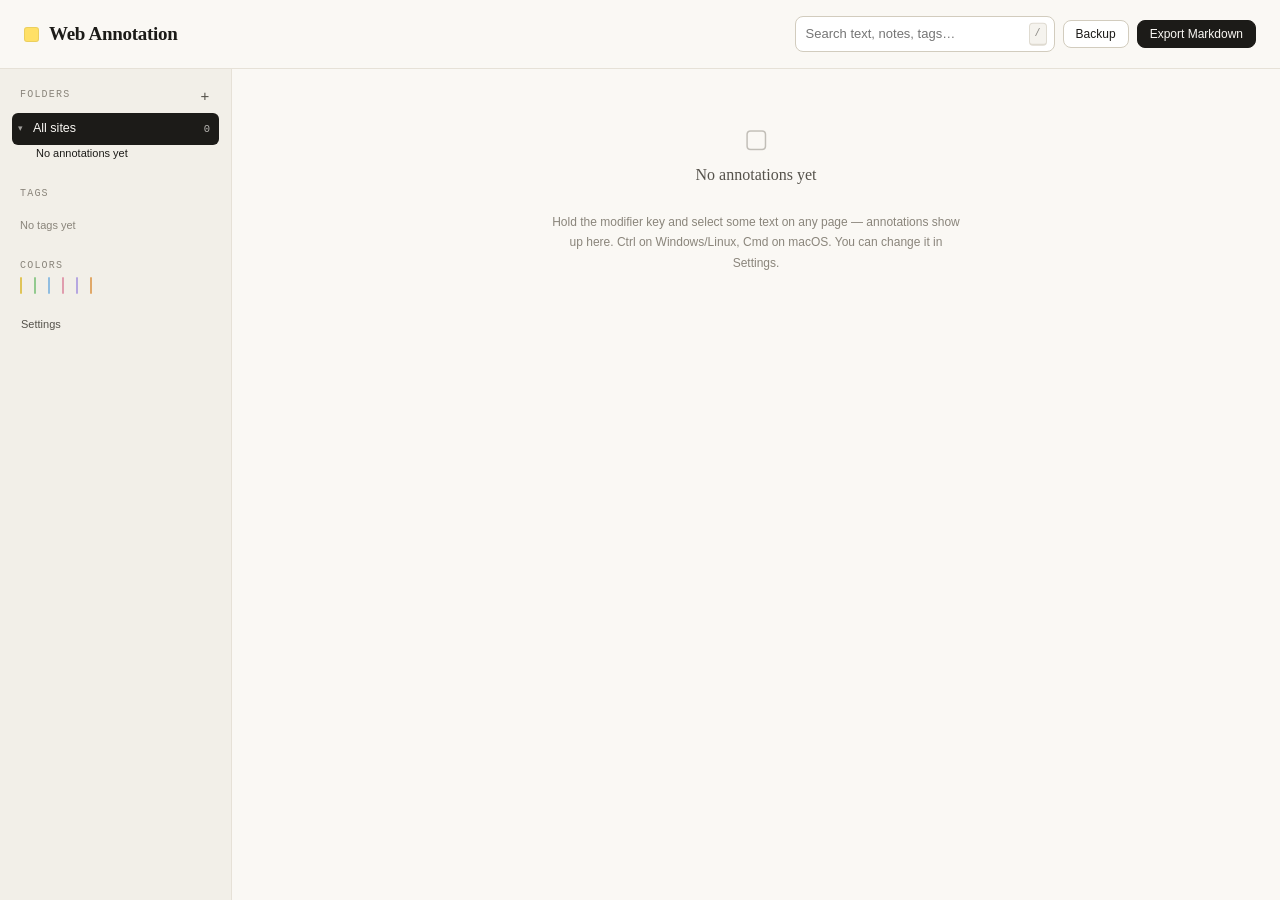
<file: manager/index.html>
<!doctype html>
<html lang="zh-CN">
<head>
  <meta charset="utf-8">
  <meta name="viewport" content="width=device-width, initial-scale=1">
  <title data-i18n="manager.title">网页标注</title>
  <link rel="stylesheet" href="../styles/app.css">
  <link rel="stylesheet" href="index.css">
</head>
<body>

<!-- ==================== 顶栏 ==================== -->
<header class="masthead">
  <div class="masthead-brand">
    <span class="masthead-mark" aria-hidden="true"></span>
    <h1 class="masthead-title" data-i18n="manager.title">网页标注</h1>
    <span class="masthead-count mono" id="total-count"></span>
  </div>

  <div class="masthead-tools">
    <div class="search">
      <input
        type="search"
        id="search"
        class="input search-input"
        data-i18n-placeholder="manager.searchPlaceholder" placeholder="搜索原文、备注、标签…"
        autocomplete="off"
        data-i18n-aria-label="manager.searchAria" aria-label="搜索标注">
      <span class="search-hint kbd">/</span>
    </div>

    <button type="button" class="btn" id="btn-backup" data-i18n="common.backup">备份</button>
    <button type="button" class="btn btn-primary" id="btn-export" data-i18n="manager.exportMarkdown">导出 Markdown</button>
  </div>
</header>

<!-- ==================== 主体 ==================== -->
<div class="shell">

  <!-- 左侧导航 -->
  <aside class="rail" aria-label="筛选" data-i18n-aria-label="manager.filters">
    <nav class="rail-section" aria-label="目录" data-i18n-aria-label="folder.title">
      <div class="rail-head">
        <div class="eyebrow rail-heading" data-i18n="folder.title">目录</div>
        <button
          type="button"
          class="rail-add"
          id="btn-new-folder"
          data-i18n-title="folder.new"
          data-i18n-aria-label="folder.new"
          title="新建目录"
          aria-label="新建目录">+</button>
      </div>
      <ul class="rail-list" id="folder-list"></ul>
    </nav>

    <nav class="rail-section" aria-label="按标签" data-i18n-aria-label="manager.tags">
      <div class="eyebrow rail-heading" data-i18n="manager.tags">标签</div>
      <div class="tag-cloud" id="tag-cloud"></div>
      <p class="rail-empty muted hidden" id="tag-empty" data-i18n="manager.noTags">还没有用过标签</p>
    </nav>

    <nav class="rail-section" aria-label="按颜色" data-i18n-aria-label="manager.colors">
      <div class="eyebrow rail-heading" data-i18n="manager.colors">颜色</div>
      <div class="color-filter" id="color-filter"></div>
    </nav>

    <div class="rail-foot">
      <button type="button" class="btn btn-quiet btn-sm" id="btn-options" data-i18n="common.settings">设置</button>
    </div>
  </aside>

  <!-- 内容区 -->
  <main class="content" id="content" tabindex="-1">
    <div class="filter-bar hidden" id="filter-bar">
      <span class="filter-summary" id="filter-summary"></span>
      <div class="row">
        <button type="button" class="btn btn-quiet btn-sm" id="btn-clear-filter" data-i18n="manager.clearFilter">清除筛选</button>
      </div>
    </div>

    <div id="results"></div>
  </main>
</div>

<!-- 选中若干条时的批量操作条 -->
<div class="selection-bar hidden" id="selection-bar">
  <span class="selection-count" id="selection-count"></span>
  <button type="button" class="btn btn-quiet btn-sm" id="btn-select-all" data-i18n="manager.selectAll">全选当前结果</button>
  <span class="spacer"></span>
  <button type="button" class="btn btn-quiet btn-sm" id="btn-clear-selection" data-i18n="manager.clearSelection">取消选择</button>
  <button type="button" class="btn btn-primary btn-sm" id="btn-delete-selected" data-i18n="manager.deleteSelected">删除选中</button>
</div>

<div class="toast-host" id="toasts" role="status" aria-live="polite"></div>
<div id="dialog-host"></div>

<!-- ==================== 脚本 ====================
     MV3 扩展页面的 CSP 是 script-src 'self'，
     所以不允许内联脚本，必须全部走外部文件。 -->
<script src="../lib/constants.js"></script>
<script src="../lib/i18n.js"></script>
<script src="../lib/url.js"></script>
<script src="../lib/schema.js"></script>
<script src="../lib/model.js"></script>
<script src="../lib/db.js"></script>
<script src="../lib/settings.js"></script>
<script src="../lib/messaging.js"></script>
<script src="../lib/export-markdown.js"></script>
<script src="../lib/export-json.js"></script>
<script src="../lib/fs-save.js"></script>
<script src="../lib/ui-kit.js"></script>
<script src="index.js"></script>
</body>
</html>
</file>
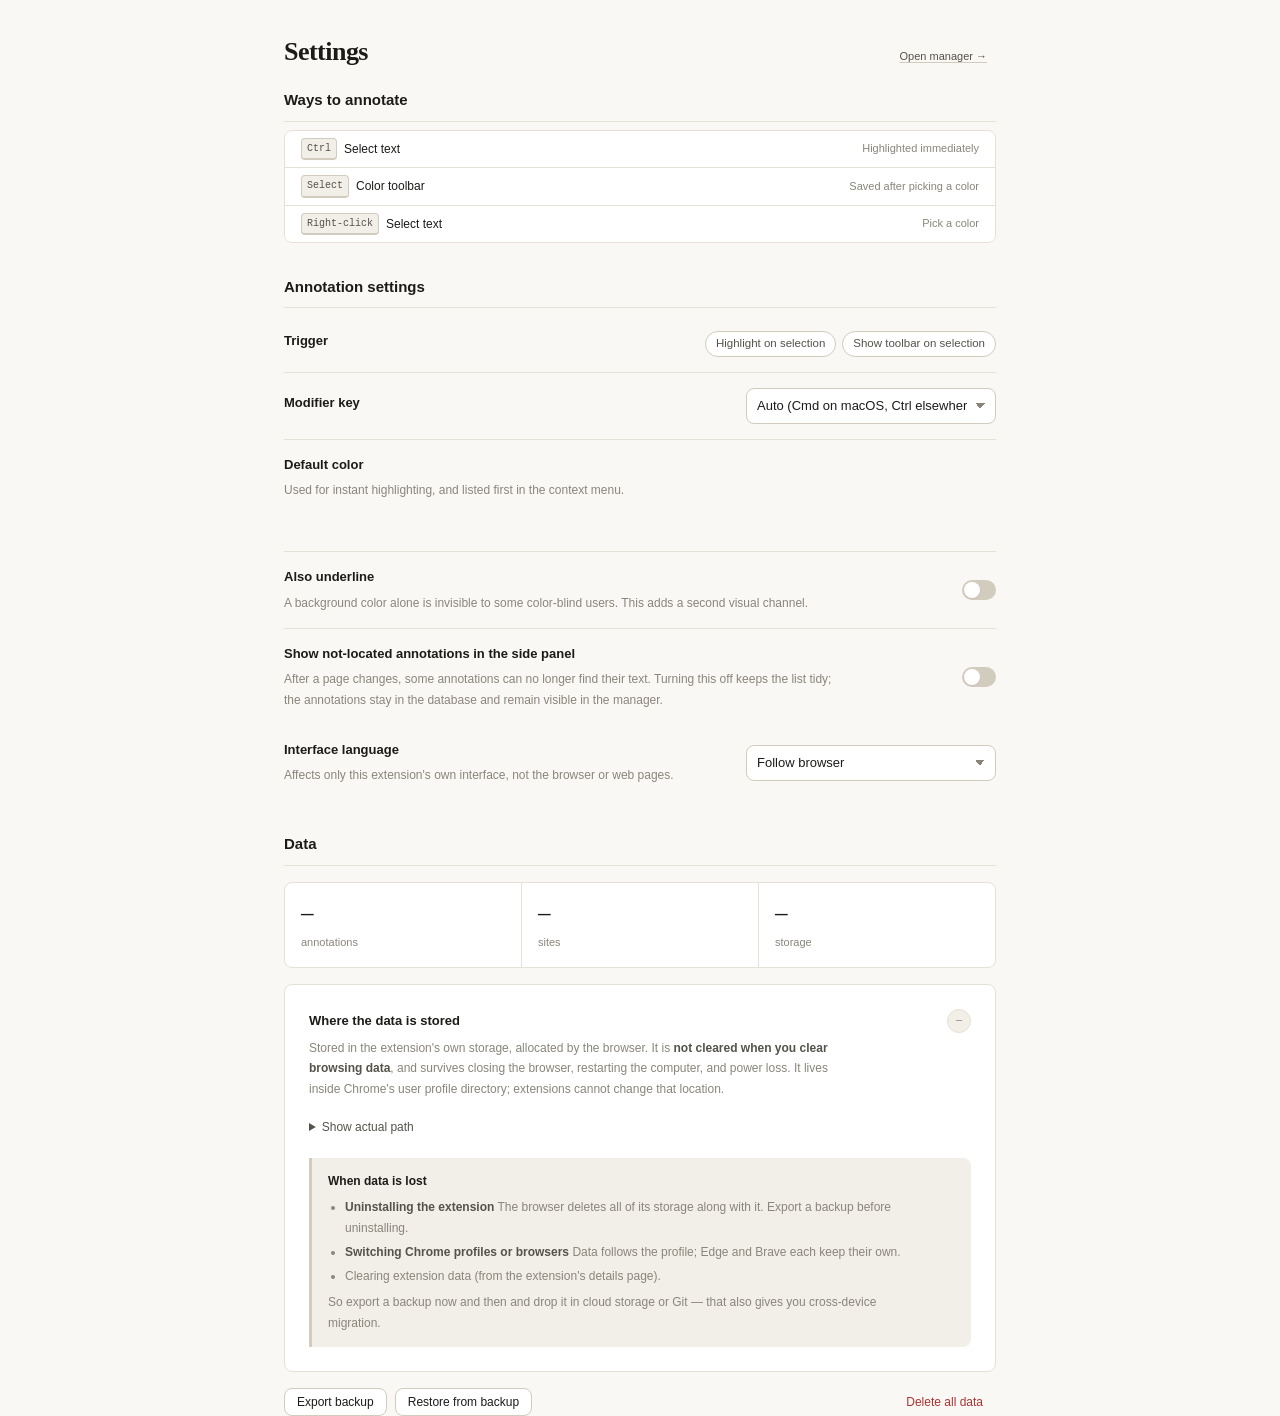
<file: options/index.html>
<!doctype html>
<html lang="zh-CN">
<head>
  <meta charset="utf-8">
  <meta name="viewport" content="width=device-width, initial-scale=1">
  <title data-i18n="options.title">网页标注</title>
  <link rel="stylesheet" href="../styles/app.css">
  <link rel="stylesheet" href="index.css">
</head>
<body>

<header class="page-head">
  <h1 class="page-title" data-i18n="options.title">设置</h1>
  <a class="btn btn-quiet btn-sm" href="../manager/index.html" data-i18n="options.openManager">打开管理页 →</a>
</header>

<main class="page">

  <!-- ==================== 标注方式 ==================== -->
  <section class="section">
    <h2 class="section-title" data-i18n="options.howTo">标注方式</h2>
    <div class="keys">
      <div class="key-row">
        <span class="kbd" id="kbd-modifier">Ctrl</span>
        <span data-i18n="options.selectText">选中文字</span>
        <span class="muted" data-i18n="options.wayInstant">立即高亮</span>
      </div>
      <div class="key-row">
        <span class="kbd" data-i18n="options.wayToolbarKey">选中</span>
        <span data-i18n="options.wayToolbarTitle">弹出工具条</span>
        <span class="muted" data-i18n="options.wayToolbar">点颜色才保存</span>
      </div>
      <div class="key-row">
        <span class="kbd" data-i18n="options.contextMenu">右键</span>
        <span data-i18n="options.selectText">选中文字</span>
        <span class="muted" data-i18n="options.wayContext">自选颜色</span>
      </div>
    </div>
  </section>

  <!-- ==================== 标注设置 ==================== -->
  <section class="section">
    <h2 class="section-title" data-i18n="options.annotation">标注设置</h2>

    <div class="setting">
      <div class="setting-main">
        <div class="setting-label" data-i18n="options.triggerMode">触发方式</div>
        <p class="setting-hint" id="trigger-hint"></p>
      </div>
      <div class="choice-row" id="trigger-mode" role="group" data-i18n-aria-label="options.triggerMode">
        <button type="button" class="chip" data-value="instant" data-i18n="options.triggerInstant">选中即高亮</button>
        <button type="button" class="chip" data-value="toolbar" data-i18n="options.triggerToolbar">选中后弹工具条</button>
      </div>
    </div>

    <div class="setting">
      <div class="setting-main">
        <div class="setting-label" data-i18n="options.modifier">配合哪个修饰键</div>
        <p class="setting-hint" id="modifier-hint"></p>
      </div>
      <select class="select setting-control" id="modifier">
        <option value="auto" data-i18n="options.modifierAuto">自动（Mac 用 Cmd，其他用 Ctrl）</option>
        <option value="ctrl" data-i18n="options.modifierCtrl">Ctrl</option>
        <option value="meta" data-i18n="options.modifierMeta">Cmd / Win</option>
        <option value="alt" data-i18n="options.modifierAlt">Alt / Option</option>
        <option value="none" data-i18n="options.modifierNone">不需要修饰键</option>
      </select>
    </div>

    <div class="setting setting-block">
      <div class="setting-main">
        <div class="setting-label" data-i18n="options.defaultColor">默认颜色</div>
        <p class="setting-hint" data-i18n="options.defaultColorHint">选中即高亮时用的颜色，也是右键菜单里排在第一位的颜色。</p>
      </div>
      <div class="swatch-row" id="colors" role="radiogroup" data-i18n-aria-label="options.defaultColor"></div>
    </div>

    <label class="setting setting-toggle">
      <div class="setting-main">
        <div class="setting-label" data-i18n="options.underline">额外加下划线</div>
        <p class="setting-hint" data-i18n="options.underlineHint">纯背景色对色盲用户无效。打开后会同时加下划线，多一条识别通道。</p>
      </div>
      <span class="switch">
        <input type="checkbox" id="underline">
        <span class="switch-track"></span>
      </span>
    </label>

    <label class="setting setting-toggle">
      <div class="setting-main">
        <div class="setting-label" data-i18n="options.showOrphans">在侧边栏显示「未定位」的标注</div>
        <p class="setting-hint" data-i18n="options.showOrphansHint">页面改动后有些标注会找不到原文。关掉可以让列表干净些，但那些标注仍然保留在库里，随时可以在管理页找到。</p>
      </div>
      <span class="switch">
        <input type="checkbox" id="show-orphans">
        <span class="switch-track"></span>
      </span>
    </label>

    <div class="setting">
      <div class="setting-main">
        <div class="setting-label" data-i18n="options.language">界面语言</div>
        <p class="setting-hint" data-i18n="options.languageHint">只影响扩展自己的界面，不影响浏览器和网页。</p>
      </div>
      <select class="select setting-control" id="language">
        <option value="auto" data-i18n="options.languageAuto">跟随浏览器</option>
        <option value="zh" data-i18n="options.languageZh">中文</option>
        <option value="en" data-i18n="options.languageEn">English</option>
      </select>
    </div>
  </section>

  <!-- ==================== 数据 ==================== -->
  <section class="section">
    <h2 class="section-title" data-i18n="options.data">数据</h2>

    <div class="stats" id="stats">
      <div class="stat">
        <div class="stat-value mono" id="stat-count">—</div>
        <div class="stat-label" data-i18n="options.annotationsLabel">条标注</div>
      </div>
      <div class="stat">
        <div class="stat-value mono" id="stat-sites">—</div>
        <div class="stat-label" data-i18n="options.sitesLabel">个网站</div>
      </div>
      <div class="stat">
        <div class="stat-value mono" id="stat-usage">—</div>
        <div class="stat-label" data-i18n="options.usageLabel">占用空间</div>
      </div>
    </div>

    <div class="storage-note">
      <div class="storage-note-head">
        <span class="setting-label" data-i18n="options.storageTitle">数据存在哪里</span>
        <span class="badge" id="backup-age">—</span>
      </div>

      <p class="setting-hint">
        <span data-i18n="options.storageIntro1">存在浏览器分配给我们这个扩展的独立存储里。它</span><strong data-i18n="options.storageIntroBold">不会被「清除浏览数据」清掉</strong><span data-i18n="options.storageIntro2">，关浏览器、重启电脑、甚至断电崩溃都不影响。物理位置在 Chrome 的用户配置目录内，这个位置扩展改不了，Chrome 也不支持移动它。</span>
      </p>

      <details class="storage-path">
        <summary data-i18n="options.viewPath">查看实际路径</summary>
        <p class="setting-hint">
          <span data-i18n="options.pathHint">如果想自己确认或备份整个目录，可以到下面这个位置找。路径中的</span>
          <code id="ext-id"></code>
          <span data-i18n="options.pathHintSuffix">是扩展的固定 ID。</span>
        </p>
        <div class="path-box">
          <code id="storage-path"></code>
          <button type="button" class="btn btn-sm" id="btn-copy-path" data-i18n="options.copy">复制</button>
        </div>
      </details>

      <div class="callout">
        <div class="callout-title" data-i18n="options.whenLost">什么情况下会丢</div>
        <ul class="callout-list">
          <li>
            <strong data-i18n="options.lostUninstall">卸载扩展</strong>
            <span data-i18n="options.lostUninstallDesc">浏览器会连带删除该扩展的全部存储。卸载前请先导出备份。</span>
          </li>
          <li>
            <strong data-i18n="options.lostProfile">换 Chrome 用户配置，或换浏览器</strong>
            <span data-i18n="options.lostProfileDesc">数据跟着配置走，Edge / Brave 各存各的。</span>
          </li>
          <li data-i18n="options.lostClear">清空扩展数据（需要在扩展详情页单独操作）。</li>
        </ul>
        <p class="setting-hint" data-i18n="options.backupAdvice">所以建议偶尔导出一份备份文件，扔进网盘或 Git 都行 —— 那同时也等于实现了跨设备迁移。</p>
      </div>
    </div>

    <div class="actions-row">
      <button type="button" class="btn" id="btn-backup" data-i18n="options.exportBackup">导出备份</button>
      <button type="button" class="btn" id="btn-restore" data-i18n="options.restore">从备份恢复</button>
      <span class="spacer"></span>
      <button type="button" class="btn btn-danger" id="btn-clear" data-i18n="options.clearAll">清空全部数据</button>
    </div>
  </section>

</main>

<div class="toast-host" id="toasts" role="status" aria-live="polite"></div>
<div id="dialog-host"></div>

<script src="../lib/constants.js"></script>
<script src="../lib/i18n.js"></script>
<script src="../lib/url.js"></script>
<script src="../lib/schema.js"></script>
<script src="../lib/model.js"></script>
<script src="../lib/db.js"></script>
<script src="../lib/settings.js"></script>
<script src="../lib/messaging.js"></script>
<script src="../lib/export-markdown.js"></script>
<script src="../lib/export-json.js"></script>
<script src="../lib/fs-save.js"></script>
<script src="../lib/ui-kit.js"></script>
<script src="index.js"></script>
</body>
</html>
</file>
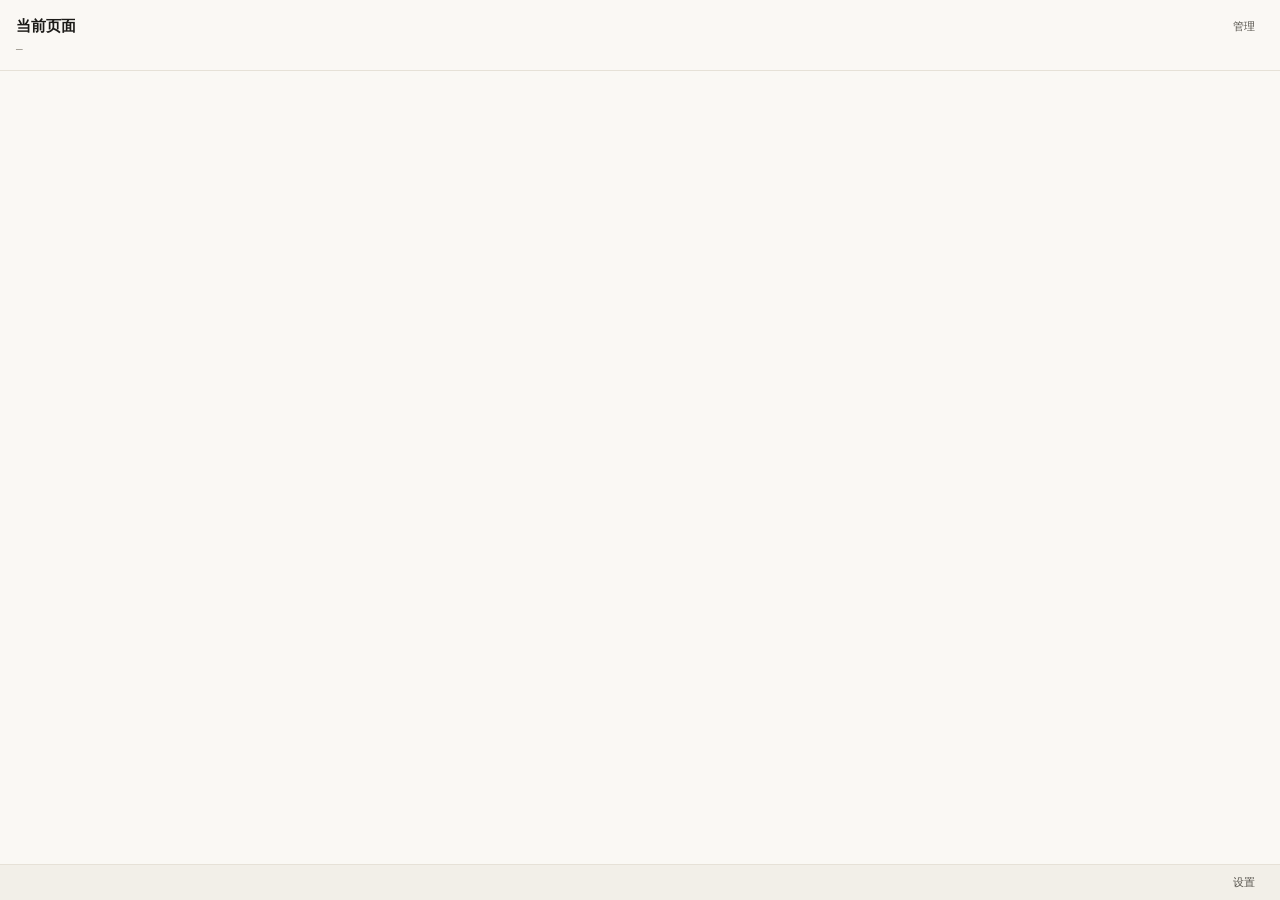
<file: sidepanel/index.html>
<!doctype html>
<html lang="zh-CN">
<head>
  <meta charset="utf-8">
  <meta name="viewport" content="width=device-width, initial-scale=1">
  <title data-i18n="sidepanel.title">网页标注</title>
  <link rel="stylesheet" href="../styles/app.css">
  <link rel="stylesheet" href="index.css">
</head>
<body>

<header class="panel-head">
  <div class="panel-heading">
    <h1 class="panel-title" id="page-title" data-i18n="sidepanel.pageTitle">当前页面</h1>
    <div class="panel-sub">
      <span class="mono" id="page-count">—</span>
      <span class="mono panel-site" id="page-site"></span>
    </div>
  </div>
  <button type="button" class="btn btn-quiet btn-sm" id="btn-manage"
          data-i18n="common.manage" data-i18n-title="sidepanel.manageTitle">
    管理
  </button>
</header>

<div class="panel-folder hidden" id="site-folder-bar">
  <span class="eyebrow" data-i18n="sidepanel.folderLabel">默认目录</span>
  <select class="select select-sm" id="site-folder"
          data-i18n-aria-label="sidepanel.folderAria" aria-label="新标注默认归档到的目录"></select>
</div>

<div class="panel-body" id="list" tabindex="-1"></div>

<footer class="panel-foot">
  <span class="mono" id="foot-hint"></span>
  <button type="button" class="btn btn-quiet btn-sm" id="btn-settings" data-i18n="common.settings">设置</button>
</footer>

<div class="toast-host" id="toasts" role="status" aria-live="polite"></div>

<script src="../lib/constants.js"></script>
<script src="../lib/i18n.js"></script>
<script src="../lib/url.js"></script>
<script src="../lib/schema.js"></script>
<script src="../lib/model.js"></script>
<script src="../lib/db.js"></script>
<script src="../lib/settings.js"></script>
<script src="../lib/messaging.js"></script>
<script src="../lib/ui-kit.js"></script>
<script src="index.js"></script>
</body>
</html>
</file>
<file: styles/app.css>
/* ==========================================================================
   扩展页面共享样式（管理页 / 设置页 / 侧边栏）
   ==========================================================================

   设计论点：**界面几乎不用彩色，颜色只来自高亮本身。**

   这是一个「给高亮做画框」的工具。六种高亮色是页面上唯一的色彩来源，
   界面一律用暖中性灰 + 墨色。这样扫一眼列表时，颜色分布本身就是信息 ——
   哪里是重点、哪里是待办，不需要读文字就能看出来。

   因此：
     · 没有品牌色、没有渐变色、没有强调色相
     · 主按钮用实心墨色，次按钮用描边，链接用下划线
     · 选中态用高亮色的淡色调（颜色仍然来自内容侧）

   字体不做联网加载（扩展页面 CSP 限制且需离线可用），
   所以用系统字体栈，但刻意挑选有性格的组合：
     · 标题与引文用衬线 —— 呼应「阅读」这件事
     · 界面文字用中性无衬线
     · 元信息用等宽 —— 时间、数量、ID 归为一类
   ========================================================================== */

:root {
  color-scheme: light dark;

  /* --- 颜色 --- */
  --paper:          #faf8f4;   /* 暖白，不用纯白 */
  --paper-raised:   #ffffff;
  --paper-sunken:   #f2efe8;
  --ink:            #1c1b18;
  --ink-soft:       #55524b;
  --ink-muted:      #8a857b;
  --rule:           #e6e1d7;
  --rule-strong:    #d2ccbe;
  --shadow-sm:      0 1px 2px rgba(28, 27, 24, .06);
  --shadow-md:      0 2px 6px rgba(28, 27, 24, .08), 0 8px 24px rgba(28, 27, 24, .06);

  /* --- 字体 --- */
  --font-serif: ui-serif, "Iowan Old Style", "Palatino Linotype", Palatino,
                "Songti SC", "Noto Serif CJK SC", "Source Han Serif SC", serif;
  --font-sans:  ui-sans-serif, -apple-system, BlinkMacSystemFont, "Segoe UI",
                "PingFang SC", "Hiragino Sans GB", "Microsoft YaHei", sans-serif;
  --font-mono:  ui-monospace, SFMono-Regular, "SF Mono", "Cascadia Mono",
                Menlo, Consolas, "Liberation Mono", monospace;

  /* --- 尺度 --- */
  --radius:      8px;
  --radius-lg:   12px;
  --rail-width:  232px;

  --pad-1: 4px;
  --pad-2: 8px;
  --pad-3: 12px;
  --pad-4: 16px;
  --pad-5: 24px;
  --pad-6: 32px;
}

@media (prefers-color-scheme: dark) {
  :root {
    --paper:        #171613;
    --paper-raised: #201f1b;
    --paper-sunken: #131210;
    --ink:          #ece7dc;
    --ink-soft:     #b5aea1;
    --ink-muted:    #857f74;
    --rule:         #33302a;
    --rule-strong:  #46423a;
    --shadow-sm:    0 1px 2px rgba(0, 0, 0, .3);
    --shadow-md:    0 2px 6px rgba(0, 0, 0, .35), 0 8px 24px rgba(0, 0, 0, .3);
  }
}

/* --------------------------------------------------------------------------
   基础
   -------------------------------------------------------------------------- */

* { box-sizing: border-box; }

html, body {
  margin: 0;
  padding: 0;
  height: 100%;
}

body {
  background: var(--paper);
  color: var(--ink);
  font-family: var(--font-sans);
  font-size: 13px;
  line-height: 1.55;
  -webkit-font-smoothing: antialiased;
}

h1, h2, h3 {
  font-family: var(--font-serif);
  font-weight: 600;
  margin: 0;
  letter-spacing: -0.01em;
}

a {
  color: inherit;
  text-decoration: underline;
  text-decoration-color: var(--rule-strong);
  text-underline-offset: 2px;
}
a:hover { text-decoration-color: currentColor; }

::selection {
  background: rgba(255, 214, 51, .55);
  color: var(--ink);
}

/* 细而安静的滚动条 */
::-webkit-scrollbar { width: 10px; height: 10px; }
::-webkit-scrollbar-track { background: transparent; }
::-webkit-scrollbar-thumb {
  background: var(--rule-strong);
  border-radius: 5px;
  border: 3px solid var(--paper);
}
::-webkit-scrollbar-thumb:hover { background: var(--ink-muted); }

/* 键盘可达性：统一焦点环 */
:focus-visible {
  outline: 2px solid var(--ink);
  outline-offset: 2px;
  border-radius: 3px;
}

/* --------------------------------------------------------------------------
   排版工具类
   -------------------------------------------------------------------------- */

.mono {
  font-family: var(--font-mono);
  font-size: 11px;
  letter-spacing: 0.02em;
  color: var(--ink-muted);
}

.serif { font-family: var(--font-serif); }

.muted { color: var(--ink-muted); }
.soft { color: var(--ink-soft); }

/* 小号全大写标签，用于分组标题 */
.eyebrow {
  font-family: var(--font-mono);
  font-size: 10px;
  text-transform: uppercase;
  letter-spacing: 0.12em;
  color: var(--ink-muted);
}

/* --------------------------------------------------------------------------
   按钮
   -------------------------------------------------------------------------- */

.btn {
  appearance: none;
  font: inherit;
  font-size: 12px;
  line-height: 1;
  padding: 7px 12px;
  border-radius: var(--radius);
  border: 1px solid var(--rule-strong);
  background: var(--paper-raised);
  color: var(--ink);
  cursor: pointer;
  transition: background .12s ease, border-color .12s ease, transform .06s ease;
  white-space: nowrap;
}
.btn:hover { border-color: var(--ink-muted); }
.btn:active { transform: translateY(1px); }
.btn:disabled {
  opacity: .45;
  cursor: not-allowed;
  transform: none;
}

/* 主按钮：实心墨色 —— 这就是本设计的「强调」方式 */
.btn-primary {
  background: var(--ink);
  border-color: var(--ink);
  color: var(--paper);
}
.btn-primary:hover { background: var(--ink-soft); border-color: var(--ink-soft); }

.btn-quiet {
  border-color: transparent;
  background: transparent;
  color: var(--ink-soft);
}
.btn-quiet:hover { background: var(--paper-sunken); border-color: transparent; }

.btn-danger { color: #a33; border-color: transparent; background: transparent; }
.btn-danger:hover { background: rgba(170, 51, 51, .08); border-color: transparent; }

.btn-sm { padding: 4px 8px; font-size: 11px; }

/* --------------------------------------------------------------------------
   选项胶囊（多选一 / 开关型按钮）

   aria-pressed="true" 必须一眼可辨：反色 + 前置勾号。
   这些按钮不带原生 checkbox，选中态全靠两件事传达。
   -------------------------------------------------------------------------- */

.chip {
  appearance: none;
  font: inherit;
  font-size: 11.5px;
  line-height: 1;
  padding: 6px 10px;
  border-radius: 999px;
  border: 1px solid var(--rule-strong);
  background: var(--paper-raised);
  color: var(--ink-soft);
  cursor: pointer;
  transition: background .12s ease, border-color .12s ease, color .12s ease;
  white-space: nowrap;
}
.chip:hover { border-color: var(--ink-muted); color: var(--ink); }
.chip[aria-pressed="true"] {
  background: var(--ink);
  border-color: var(--ink);
  color: var(--paper);
  font-weight: 600;
}
.chip[aria-pressed="true"]::before {
  content: '✓ ';
  font-size: .95em;
}
.chip-count {
  opacity: .6;
  font-family: var(--font-mono);
  font-size: 10px;
  margin-left: 4px;
}

/* --------------------------------------------------------------------------
   表单
   -------------------------------------------------------------------------- */

.field {
  display: flex;
  flex-direction: column;
  gap: 5px;
}

.field-label {
  font-size: 12px;
  font-weight: 600;
  color: var(--ink);
}

.field-hint {
  font-size: 11px;
  color: var(--ink-muted);
  line-height: 1.5;
}

.input, .select, .textarea {
  font: inherit;
  font-size: 13px;
  color: var(--ink);
  background: var(--paper-raised);
  border: 1px solid var(--rule-strong);
  border-radius: var(--radius);
  padding: 7px 10px;
  width: 100%;
}
.input:focus, .select:focus, .textarea:focus {
  outline: none;
  border-color: var(--ink);
}
.textarea { resize: vertical; min-height: 70px; line-height: 1.6; }

.select {
  appearance: none;
  background-image: linear-gradient(45deg, transparent 50%, var(--ink-muted) 50%),
                    linear-gradient(135deg, var(--ink-muted) 50%, transparent 50%);
  background-position: calc(100% - 15px) 50%, calc(100% - 10px) 50%;
  background-size: 5px 5px, 5px 5px;
  background-repeat: no-repeat;
  padding-right: 28px;
}

/* 开关 */
.switch {
  display: inline-flex;
  align-items: center;
  gap: 10px;
  cursor: pointer;
  user-select: none;
}
.switch input { position: absolute; opacity: 0; pointer-events: none; }
.switch-track {
  width: 34px;
  height: 20px;
  border-radius: 999px;
  background: var(--rule-strong);
  position: relative;
  transition: background .15s ease;
  flex: none;
}
.switch-track::after {
  content: '';
  position: absolute;
  top: 2px; left: 2px;
  width: 16px; height: 16px;
  border-radius: 50%;
  background: var(--paper-raised);
  box-shadow: var(--shadow-sm);
  transition: transform .15s ease;
}
.switch input:checked + .switch-track { background: var(--ink); }
.switch input:checked + .switch-track::after { transform: translateX(14px); }
.switch input:focus-visible + .switch-track { outline: 2px solid var(--ink); outline-offset: 2px; }

/* --------------------------------------------------------------------------
   高亮色标 —— 界面上唯一的高饱和度元素
   -------------------------------------------------------------------------- */

.swatch {
  width: 14px;
  height: 14px;
  border-radius: 3px;
  flex: none;
  border: 1px solid rgba(0, 0, 0, .12);
}
@media (prefers-color-scheme: dark) {
  .swatch { border-color: rgba(255, 255, 255, .2); }
}

.swatch-btn {
  appearance: none;
  padding: 3px;
  border: 1px solid transparent;
  border-radius: 5px;
  background: none;
  cursor: pointer;
  line-height: 0;
  transition: border-color .12s ease, transform .1s ease;
}
.swatch-btn:hover { transform: scale(1.1); }
.swatch-btn[aria-pressed="true"] { border-color: var(--ink); }
.swatch-btn > .swatch { width: 18px; height: 18px; border-radius: 4px; }

/* --------------------------------------------------------------------------
   空状态
   -------------------------------------------------------------------------- */

.empty {
  display: flex;
  flex-direction: column;
  align-items: center;
  justify-content: center;
  gap: var(--pad-3);
  padding: var(--pad-6) var(--pad-4);
  text-align: center;
  color: var(--ink-muted);
}
.empty-title {
  font-family: var(--font-serif);
  font-size: 16px;
  color: var(--ink-soft);
}
.empty-hint { font-size: 12px; max-width: 34em; line-height: 1.7; }
.empty-mark {
  font-size: 26px;
  line-height: 1;
  opacity: .5;
}

/* --------------------------------------------------------------------------
   提示条
   -------------------------------------------------------------------------- */

.toast-host {
  position: fixed;
  left: 50%;
  bottom: 24px;
  transform: translateX(-50%);
  display: flex;
  flex-direction: column;
  gap: 8px;
  z-index: 100;
  pointer-events: none;
}

.toast {
  pointer-events: auto;
  display: flex;
  align-items: center;
  gap: 12px;
  background: var(--ink);
  color: var(--paper);
  border-radius: var(--radius);
  padding: 9px 14px;
  box-shadow: var(--shadow-md);
  font-size: 12px;
  max-width: 60vw;
  animation: toast-in .18s ease;
}
.toast-action {
  appearance: none;
  border: none;
  background: none;
  color: #ffd34d;
  font: inherit;
  font-weight: 600;
  cursor: pointer;
  padding: 2px 4px;
}
.toast-error { background: #7d2b2b; color: #fff; }

@keyframes toast-in {
  from { opacity: 0; transform: translateY(6px); }
  to   { opacity: 1; transform: translateY(0); }
}

/* --------------------------------------------------------------------------
   对话框
   -------------------------------------------------------------------------- */

.dialog-backdrop {
  position: fixed;
  inset: 0;
  background: rgba(28, 27, 24, .34);
  display: flex;
  align-items: center;
  justify-content: center;
  z-index: 90;
  animation: fade-in .14s ease;
  padding: var(--pad-4);
}
.dialog {
  background: var(--paper-raised);
  border-radius: var(--radius-lg);
  box-shadow: var(--shadow-md);
  padding: var(--pad-5);
  width: 100%;
  max-width: 440px;
  max-height: 86vh;
  overflow: auto;
}
.dialog-title {
  font-family: var(--font-serif);
  font-size: 18px;
  margin-bottom: var(--pad-2);
}
.dialog-body {
  color: var(--ink-soft);
  font-size: 13px;
  line-height: 1.7;
}
.dialog-actions {
  display: flex;
  justify-content: flex-end;
  gap: var(--pad-2);
  margin-top: var(--pad-5);
}

@keyframes fade-in { from { opacity: 0; } to { opacity: 1; } }

/* --------------------------------------------------------------------------
   通用小工具
   -------------------------------------------------------------------------- */

.row { display: flex; align-items: center; gap: var(--pad-2); }
.row-between { display: flex; align-items: center; justify-content: space-between; gap: var(--pad-3); }
.stack { display: flex; flex-direction: column; gap: var(--pad-3); }
.spacer { flex: 1; }
.hidden { display: none !important; }

.card {
  background: var(--paper-raised);
  border: 1px solid var(--rule);
  border-radius: var(--radius-lg);
  padding: var(--pad-5);
}

.kbd {
  font-family: var(--font-mono);
  font-size: 10px;
  padding: 2px 5px;
  border: 1px solid var(--rule-strong);
  border-bottom-width: 2px;
  border-radius: 4px;
  background: var(--paper-sunken);
  color: var(--ink-soft);
  white-space: nowrap;
}

@media (prefers-reduced-motion: reduce) {
  * { animation-duration: .01ms !important; transition-duration: .01ms !important; }
}
</file>
<file: manager/index.css>
/* ==========================================================================
   管理页
   ========================================================================== */

body {
  display: flex;
  flex-direction: column;
  height: 100vh;
  overflow: hidden;
}

/* --------------------------------------------------------------------------
   顶栏
   -------------------------------------------------------------------------- */

.masthead {
  flex: none;
  display: flex;
  align-items: center;
  justify-content: space-between;
  gap: var(--pad-4);
  padding: var(--pad-4) var(--pad-5);
  border-bottom: 1px solid var(--rule);
  background: var(--paper);
}

.masthead-brand {
  display: flex;
  align-items: baseline;
  gap: 10px;
}

/* 用一条高亮色的小方块当标志 —— 呼应产品本身，且是界面上唯一的高饱和元素 */
.masthead-mark {
  width: 15px;
  height: 15px;
  border-radius: 3px;
  background: #ffe066;
  align-self: center;
  box-shadow: 0 0 0 1px rgba(0, 0, 0, .08) inset;
}

.masthead-title {
  font-size: 19px;
  letter-spacing: -0.015em;
}

.masthead-count { font-size: 11px; }

.masthead-tools {
  display: flex;
  align-items: center;
  gap: var(--pad-2);
}

.search { position: relative; }
.search-input {
  width: 260px;
  padding-right: 34px;
  transition: width .18s ease;
}
.search-input:focus { width: 320px; }
.search-hint {
  position: absolute;
  right: 8px;
  top: 50%;
  transform: translateY(-50%);
  pointer-events: none;
  opacity: .7;
}

/* --------------------------------------------------------------------------
   骨架
   -------------------------------------------------------------------------- */

.shell {
  flex: 1;
  display: flex;
  min-height: 0;
}

.rail {
  flex: none;
  width: var(--rail-width);
  border-right: 1px solid var(--rule);
  padding: var(--pad-4) var(--pad-3);
  overflow-y: auto;
  display: flex;
  flex-direction: column;
  gap: var(--pad-5);
  background: var(--paper-sunken);
}

.rail-section { display: flex; flex-direction: column; gap: var(--pad-2); }
.rail-heading { padding-left: 8px; }
.rail-empty { font-size: 11px; padding-left: 8px; margin: 0; }

.rail-list {
  list-style: none;
  margin: 0;
  padding: 0;
  display: flex;
  flex-direction: column;
  gap: 1px;
}

.rail-item {
  appearance: none;
  border: none;
  background: none;
  font: inherit;
  font-size: 12.5px;
  color: var(--ink-soft);
  text-align: left;
  width: 100%;
  padding: 6px 8px;
  border-radius: 6px;
  cursor: pointer;
  display: flex;
  align-items: center;
  gap: 8px;
  transition: background .12s ease, color .12s ease;
}
.rail-item:hover { background: rgba(0, 0, 0, .045); color: var(--ink); }
.rail-item-name {
  flex: 1;
  overflow: hidden;
  text-overflow: ellipsis;
  white-space: nowrap;
}
.rail-item-count {
  font-family: var(--font-mono);
  font-size: 10.5px;
  opacity: .7;
  flex: none;
}

/* 目录树 */
.rail-head {
  display: flex;
  align-items: center;
  justify-content: space-between;
  gap: 6px;
  padding-right: 4px;
}

.rail-add {
  appearance: none;
  border: none;
  background: none;
  color: var(--ink-soft);
  font: inherit;
  font-size: 15px;
  line-height: 1;
  width: 20px;
  height: 20px;
  padding: 0;
  border-radius: 5px;
  cursor: pointer;
  display: flex;
  align-items: center;
  justify-content: center;
}
.rail-add:hover { background: rgba(0, 0, 0, .06); color: var(--ink); }

.rail-row {
  display: flex;
  align-items: center;
  gap: 1px;
  border-radius: 6px;
  transition: background .12s ease;
}
.rail-row:hover { background: rgba(0, 0, 0, .045); }
.rail-row .rail-item { width: auto; flex: 1; min-width: 0; padding-left: 4px; }
.rail-row .rail-item:hover { background: none; }
.rail-row.is-current,
.rail-row.is-current:hover { background: var(--ink); color: var(--paper); }
.rail-row.is-current .rail-item { color: var(--paper); }
.rail-row.is-current .rail-caret,
.rail-row.is-current .rail-action { color: var(--paper); }

.rail-caret {
  appearance: none;
  border: none;
  background: none;
  color: var(--ink-soft);
  font: inherit;
  font-size: 9px;
  line-height: 1;
  width: 16px;
  height: 26px;
  padding: 0;
  flex: none;
  border-radius: 4px;
  cursor: pointer;
  display: flex;
  align-items: center;
  justify-content: center;
  opacity: .6;
}
.rail-caret:hover { opacity: 1; }
.rail-caret-spacer { width: 16px; flex: none; }

.rail-item-sub { font-size: 12px; }

.rail-actions {
  display: flex;
  align-items: center;
  flex: none;
  opacity: 0;
  transition: opacity .1s ease;
}
.rail-row:hover .rail-actions,
.rail-row:focus-within .rail-actions { opacity: 1; }
.rail-row.is-current .rail-actions { opacity: .75; }

.rail-action {
  appearance: none;
  border: none;
  background: none;
  color: var(--ink-soft);
  font: inherit;
  font-size: 11px;
  line-height: 1;
  width: 18px;
  height: 26px;
  padding: 0;
  border-radius: 4px;
  cursor: pointer;
  display: flex;
  align-items: center;
  justify-content: center;
}
.rail-action:hover { background: rgba(0, 0, 0, .08); color: var(--ink); }
.rail-row.is-current .rail-action:hover { background: rgba(255, 255, 255, .16); color: var(--paper); }

.rail-sublist {
  list-style: none;
  margin: 0;
  padding: 0 0 0 16px;
  display: flex;
  flex-direction: column;
  gap: 1px;
}

.dialog-input { width: 100%; margin-top: 10px; }

@media (prefers-color-scheme: dark) {
  .rail-item:hover { background: rgba(255, 255, 255, .06); }
  .rail-row:hover { background: rgba(255, 255, 255, .06); }
  .rail-add:hover { background: rgba(255, 255, 255, .1); }
  .rail-action:hover { background: rgba(255, 255, 255, .12); }
}

/* 标签云 */
.tag-cloud { display: flex; flex-wrap: wrap; gap: 5px; padding: 0 4px; }

/* .chip / .chip-count 的样式在 styles/app.css（设置页、对话框也共用） */

/* 颜色筛选 */
.color-filter { display: flex; flex-wrap: wrap; gap: 4px; padding: 0 4px; }

/* --------------------------------------------------------------------------
   内容区
   -------------------------------------------------------------------------- */

.content {
  flex: 1;
  min-width: 0;
  overflow-y: auto;
  padding: var(--pad-5) var(--pad-6) 96px;
}
.content:focus { outline: none; }

.filter-bar {
  display: flex;
  align-items: center;
  justify-content: space-between;
  gap: var(--pad-3);
  padding: 8px 12px;
  margin-bottom: var(--pad-4);
  border: 1px dashed var(--rule-strong);
  border-radius: var(--radius);
  font-size: 12px;
  color: var(--ink-soft);
}
.filter-bar .row { gap: 6px; }

/* 网站分组 */
.site-group { margin-bottom: var(--pad-6); }

.site-group-head {
  display: flex;
  align-items: baseline;
  gap: 10px;
  padding-bottom: var(--pad-2);
  border-bottom: 2px solid var(--ink);
  margin-bottom: var(--pad-4);
}
.site-group-name {
  font-family: var(--font-serif);
  font-size: 20px;
  letter-spacing: -0.015em;
}
.site-group-count { font-size: 11px; }

/* 页面分组 */
.page-group { margin-bottom: var(--pad-5); }

.page-group-head {
  display: flex;
  align-items: baseline;
  gap: 8px;
  margin-bottom: var(--pad-2);
}
.page-group-link {
  font-family: var(--font-serif);
  font-size: 14.5px;
  text-decoration: none;
  border-bottom: 1px solid var(--rule-strong);
  padding-bottom: 1px;
}
.page-group-link:hover { border-bottom-color: currentColor; }
.page-group-domain {
  font-family: var(--font-mono);
  font-size: 10px;
  color: var(--ink-muted);
  overflow: hidden;
  text-overflow: ellipsis;
  white-space: nowrap;
}

/* --------------------------------------------------------------------------
   标注卡片 —— 界面的主角
   -------------------------------------------------------------------------- */

.anno-list { display: flex; flex-direction: column; gap: 2px; }

.anno {
  position: relative;
  display: grid;
  grid-template-columns: auto 4px 1fr auto;
  gap: 0 var(--pad-3);
  background: var(--paper-raised);
  border: 1px solid var(--rule);
  border-radius: var(--radius);
  overflow: hidden;
  transition: border-color .12s ease, box-shadow .12s ease, background .12s ease;
}
.anno:hover {
  border-color: var(--rule-strong);
  box-shadow: var(--shadow-sm);
}

/* 选中态：整张卡片微微染上颜色，和色脊呼应 */
.anno.is-selected {
  border-color: var(--ink);
  background: var(--paper-sunken);
}

/* 勾选框 */
.anno-check {
  grid-row: 1 / -1;
  display: flex;
  align-items: flex-start;
  padding: 13px 0 0 11px;
}
.anno-check input {
  appearance: none;
  width: 15px;
  height: 15px;
  margin: 0;
  border: 1px solid var(--rule-strong);
  border-radius: 4px;
  background: var(--paper-raised);
  cursor: pointer;
  transition: background .12s ease, border-color .12s ease;
}
.anno-check input:hover { border-color: var(--ink-muted); }
.anno-check input:checked {
  background: var(--ink);
  border-color: var(--ink);
}
/* 勾号用两条边框拼出来，省掉一个图标资源 */
.anno-check input:checked::after {
  content: '';
  display: block;
  width: 4px;
  height: 8px;
  margin: 1px auto 0;
  border: solid var(--paper);
  border-width: 0 2px 2px 0;
  transform: rotate(45deg);
}
.anno-check input:focus-visible {
  outline: 2px solid var(--ink);
  outline-offset: 2px;
}

/* 左侧色脊：把高亮的颜色延伸到界面上，让颜色分布本身成为可扫读的信息 */
.anno-spine {
  grid-row: 1 / -1;
  background: currentColor;
}

.anno-body {
  padding: 11px 0 11px 0;
  min-width: 0;
}

.anno-quote {
  font-family: var(--font-serif);
  font-size: 14.5px;
  line-height: 1.62;
  color: var(--ink);
  white-space: pre-wrap;
  word-break: break-word;
  margin: 0;
}
.anno-quote::before { content: '“'; opacity: .32; }
.anno-quote::after { content: '”'; opacity: .32; }
.anno-note {
  margin-top: 7px;
  font-size: 12.5px;
  line-height: 1.65;
  color: var(--ink-soft);
  white-space: pre-wrap;
  word-break: break-word;
  padding-left: 10px;
  border-left: 2px solid var(--rule);
}

.anno-meta {
  display: flex;
  align-items: center;
  flex-wrap: wrap;
  gap: 6px 10px;
  margin-top: 9px;
}

.anno-tag {
  font-size: 10.5px;
  padding: 2px 7px;
  border-radius: 999px;
  background: var(--paper-sunken);
  color: var(--ink-soft);
  border: 1px solid var(--rule);
  cursor: pointer;
}
.anno-tag:hover { border-color: var(--ink-muted); color: var(--ink); }

/* 状态角标 —— 未定位 / 有歧义必须显眼，否则用户以为标注丢了 */
.anno-flag {
  font-size: 10px;
  padding: 2px 7px;
  border-radius: 4px;
  font-family: var(--font-mono);
  letter-spacing: 0.02em;
}
.anno-flag.is-orphan { background: rgba(170, 51, 51, .1); color: #a33; }
.anno-flag.is-fuzzy  { background: rgba(180, 130, 20, .12); color: #8a6510; }
@media (prefers-color-scheme: dark) {
  .anno-flag.is-orphan { background: rgba(220, 90, 90, .16); color: #e08a8a; }
  .anno-flag.is-fuzzy  { background: rgba(220, 180, 80, .16); color: #d8bb72; }
}

.anno-actions {
  padding: 10px var(--pad-3) 10px 0;
  display: flex;
  align-items: flex-start;
  gap: 2px;
  opacity: 0;
  transition: opacity .12s ease;
}
.anno:hover .anno-actions,
.anno:focus-within .anno-actions { opacity: 1; }

/* 让颜色成为卡片的一部分 */
.anno[data-color="yellow"] .anno-spine { color: #ffd93d; }
.anno[data-color="green"]  .anno-spine { color: #7fd48a; }
.anno[data-color="blue"]   .anno-spine { color: #74bdf5; }
.anno[data-color="pink"]   .anno-spine { color: #f78cae; }
.anno[data-color="purple"] .anno-spine { color: #a98cf0; }
.anno[data-color="orange"] .anno-spine { color: #f2a65a; }

/* 载入时的错落淡入 —— 只做一次，克制 */
.stagger { animation: rise .26s ease backwards; }
@keyframes rise {
  from { opacity: 0; transform: translateY(4px); }
  to   { opacity: 1; transform: translateY(0); }
}

/* --------------------------------------------------------------------------
   对话框内的选项
   -------------------------------------------------------------------------- */

.option-row {
  display: flex;
  align-items: center;
  justify-content: space-between;
  gap: var(--pad-4);
  padding: 9px 0;
  border-bottom: 1px solid var(--rule);
}
.option-row:last-of-type { border-bottom: none; }
.option-label { font-size: 12.5px; }
.option-note { font-size: 11px; color: var(--ink-muted); margin-top: 2px; }

.destination {
  display: flex;
  flex-direction: column;
  gap: 8px;
  padding: var(--pad-3);
  border-radius: var(--radius);
  background: var(--paper-sunken);
  margin-top: var(--pad-3);
}

/* 窄屏时收起侧栏 */
@media (max-width: 820px) {
  .rail { width: 176px; }
  .content { padding: var(--pad-4) var(--pad-4) 80px; }
  .search-input { width: 150px; }
  .search-input:focus { width: 190px; }
}

/* --------------------------------------------------------------------------
   批量操作条
   -------------------------------------------------------------------------- */

.selection-bar {
  position: fixed;
  left: 0;
  right: 0;
  bottom: 0;
  z-index: 60;
  display: flex;
  align-items: center;
  gap: var(--pad-2);
  padding: 11px var(--pad-5);
  background: var(--paper-raised);
  border-top: 1px solid var(--rule-strong);
  box-shadow: 0 -3px 16px rgba(28, 27, 24, .10);
  animation: rise .18s ease backwards;
}
.selection-count {
  font-size: 12.5px;
  font-weight: 600;
  margin-right: var(--pad-2);
}

/* 操作条出现时把提示条顶上去，别叠在一起 */
body.has-selection .toast-host { bottom: 92px; }

@media (prefers-color-scheme: dark) {
  .selection-bar { box-shadow: 0 -3px 16px rgba(0, 0, 0, .4); }
}
</file>
<file: options/index.css>
/* ==========================================================================
   设置页
   ========================================================================== */

body {
  background: var(--paper);
  padding-bottom: 80px;
}

.page-head {
  display: flex;
  align-items: baseline;
  justify-content: space-between;
  gap: var(--pad-4);
  max-width: 760px;
  margin: 0 auto;
  padding: var(--pad-6) var(--pad-5) var(--pad-4);
}

.page-title { font-size: 26px; letter-spacing: -0.02em; }

.page {
  max-width: 760px;
  margin: 0 auto;
  padding: 0 var(--pad-5);
}

/* --------------------------------------------------------------------------
   分节
   -------------------------------------------------------------------------- */

.section { margin-bottom: var(--pad-6); }

.section-title {
  font-size: 15px;
  font-family: var(--font-sans);
  font-weight: 600;
  letter-spacing: 0;
  color: var(--ink);
  padding-bottom: 9px;
  border-bottom: 1px solid var(--rule);
  margin-bottom: var(--pad-2);
}

.section-lead { margin: 10px 0 14px; }

/* --------------------------------------------------------------------------
   单个设置项 —— 两栏：说明在左，控件在右
   -------------------------------------------------------------------------- */

.setting {
  display: grid;
  grid-template-columns: 1fr auto;
  align-items: center;
  gap: var(--pad-5);
  padding: 15px 0;
  border-bottom: 1px solid var(--rule);
}
.setting:last-of-type { border-bottom: none; }

/* 当前触发方式用不到这项设置时整行压暗 */
.setting.is-disabled { opacity: .5; }
.setting.is-disabled .select { cursor: not-allowed; }

.setting-block {
  grid-template-columns: 1fr;
  align-items: start;
}

.setting-main { min-width: 0; }

.setting-label {
  font-size: 13px;
  font-weight: 600;
  color: var(--ink);
}

.setting-hint {
  margin: 5px 0 0;
  font-size: 12px;
  line-height: 1.7;
  color: var(--ink-muted);
  max-width: 46em;
}
.setting-hint strong { color: var(--ink-soft); font-weight: 600; }
.setting-hint code {
  font-family: var(--font-mono);
  font-size: 11px;
  background: var(--paper-sunken);
  padding: 1px 4px;
  border-radius: 3px;
}

.setting-control { width: 250px; }

.choice-row { display: flex; gap: 6px; flex-wrap: wrap; }

.setting-toggle { cursor: pointer; }

.swatch-row { display: flex; gap: 7px; margin-top: 12px; }
.swatch-row .swatch-btn > .swatch { width: 30px; height: 30px; border-radius: 7px; }

/* --------------------------------------------------------------------------
   统计
   -------------------------------------------------------------------------- */

.stats {
  display: grid;
  grid-template-columns: repeat(3, 1fr);
  gap: 1px;
  background: var(--rule);
  border: 1px solid var(--rule);
  border-radius: var(--radius);
  overflow: hidden;
  margin: var(--pad-4) 0;
}

.stat {
  background: var(--paper-raised);
  padding: var(--pad-4);
}

.stat-value {
  font-size: 21px;
  color: var(--ink);
  letter-spacing: -0.02em;
}

.stat-label {
  font-size: 11px;
  color: var(--ink-muted);
  margin-top: 3px;
}

/* --------------------------------------------------------------------------
   存储说明
   -------------------------------------------------------------------------- */

.storage-note {
  border: 1px solid var(--rule);
  border-radius: var(--radius);
  padding: var(--pad-5);
  background: var(--paper-raised);
}

.storage-note-head {
  display: flex;
  align-items: center;
  justify-content: space-between;
  gap: var(--pad-3);
  margin-bottom: 4px;
}

.badge {
  font-family: var(--font-mono);
  font-size: 10px;
  padding: 3px 8px;
  border-radius: 999px;
  background: var(--paper-sunken);
  color: var(--ink-muted);
  border: 1px solid var(--rule);
  white-space: nowrap;
}
.badge.is-stale {
  background: rgba(180, 130, 20, .12);
  color: #8a6510;
  border-color: rgba(180, 130, 20, .3);
}
@media (prefers-color-scheme: dark) {
  .badge.is-stale { background: rgba(220, 180, 80, .16); color: #d8bb72; }
}

/* 存储路径 */
.storage-path {
  margin-top: 14px;
  font-size: 12px;
}
.storage-path summary {
  cursor: pointer;
  color: var(--ink-soft);
  font-size: 12px;
  padding: 5px 0;
}
.storage-path summary:hover { color: var(--ink); }

.path-box {
  display: flex;
  align-items: center;
  gap: var(--pad-2);
  margin-top: 9px;
  padding: 9px 11px;
  background: var(--paper-sunken);
  border: 1px solid var(--rule);
  border-radius: var(--radius);
}
.path-box code {
  flex: 1;
  font-family: var(--font-mono);
  font-size: 10.5px;
  line-height: 1.6;
  color: var(--ink-soft);
  word-break: break-all;
}

/* 警示框 */
.callout {
  margin-top: 16px;
  padding: 14px 16px;
  border-left: 3px solid var(--rule-strong);
  background: var(--paper-sunken);
  border-radius: 0 var(--radius) var(--radius) 0;
}

.callout-title {
  font-size: 12px;
  font-weight: 600;
  color: var(--ink);
  margin-bottom: 7px;
}

.callout-list {
  margin: 0;
  padding-left: 17px;
  font-size: 12px;
  line-height: 1.75;
  color: var(--ink-muted);
}
.callout-list li { margin-bottom: 3px; }
.callout-list strong { color: var(--ink-soft); font-weight: 600; }

/* --------------------------------------------------------------------------
   操作行
   -------------------------------------------------------------------------- */

.actions-row {
  display: flex;
  align-items: center;
  gap: var(--pad-2);
  margin-top: var(--pad-4);
  flex-wrap: wrap;
}

/* --------------------------------------------------------------------------
   快捷键表
   -------------------------------------------------------------------------- */

.keys {
  border: 1px solid var(--rule);
  border-radius: var(--radius);
  overflow: hidden;
  margin-top: var(--pad-2);
}

.key-row {
  display: flex;
  align-items: center;
  gap: 7px;
  padding: 7px var(--pad-4);
  border-bottom: 1px solid var(--rule);
  font-size: 12px;
  background: var(--paper-raised);
}
.key-row:last-child { border-bottom: none; }
.key-row .muted { margin-left: auto; font-size: 11px; text-align: right; }

@media (max-width: 640px) {
  .setting { grid-template-columns: 1fr; gap: var(--pad-3); }
  .setting-control { width: 100%; }
  .stats { grid-template-columns: 1fr; }
}
</file>
<file: sidepanel/index.css>
/* ==========================================================================
   侧边栏
   ==========================================================================

   面板很窄，所以布局极简：只有「页头 / 列表 / 页脚」三段。
   条目按**文档内位置**排序（而不是按创建时间）—— 这样它的顺序和你在页面上
   从上到下读到的顺序一致，像一本书的页边注。
   ========================================================================== */

body {
  display: flex;
  flex-direction: column;
  height: 100vh;
  overflow: hidden;
}

/* --------------------------------------------------------------------------
   页头
   -------------------------------------------------------------------------- */

.panel-head {
  flex: none;
  display: flex;
  align-items: flex-start;
  justify-content: space-between;
  gap: var(--pad-3);
  padding: var(--pad-4) var(--pad-4) var(--pad-3);
  border-bottom: 1px solid var(--rule);
}

.panel-heading { min-width: 0; }

.panel-title {
  font-size: 15px;
  line-height: 1.35;
  overflow: hidden;
  display: -webkit-box;
  -webkit-line-clamp: 2;
  -webkit-box-orient: vertical;
  word-break: break-word;
}

.panel-sub {
  display: flex;
  align-items: center;
  gap: 8px;
  margin-top: 5px;
}

.panel-site {
  overflow: hidden;
  text-overflow: ellipsis;
  white-space: nowrap;
  opacity: .8;
}

/* --------------------------------------------------------------------------
   本站默认目录
   -------------------------------------------------------------------------- */

.panel-folder {
  flex: none;
  display: flex;
  align-items: center;
  gap: var(--pad-2);
  padding: 7px var(--pad-4);
  border-bottom: 1px solid var(--rule);
  background: var(--paper-sunken);
}

.panel-folder .eyebrow { flex: none; }
.panel-folder .select { flex: 1; min-width: 0; }

.select-sm {
  font-size: 12px;
  padding-top: 4px;
  padding-bottom: 4px;
}

/* --------------------------------------------------------------------------
   列表
   -------------------------------------------------------------------------- */

.panel-body {
  flex: 1;
  min-height: 0;
  overflow-y: auto;
  padding: var(--pad-3);
}
.panel-body:focus { outline: none; }

.note-list {
  display: flex;
  flex-direction: column;
  gap: 3px;
  list-style: none;
  margin: 0;
  padding: 0;
}

/* 页边注：左侧一条色脊 + 内容 */
.note {
  display: grid;
  grid-template-columns: 3px 1fr;
  gap: 0 10px;
  background: var(--paper-raised);
  border: 1px solid var(--rule);
  border-radius: 6px;
  overflow: hidden;
  transition: border-color .12s ease;
}
.note:hover { border-color: var(--rule-strong); }

/* 色脊要贯穿整张卡片（含下面的操作行），否则只有第一行有颜色 */
.note-spine {
  grid-row: 1 / -1;
  background: currentColor;
}

.note-main {
  padding: 9px 10px 9px 0;
  min-width: 0;
  cursor: pointer;
}

.note-quote {
  font-family: var(--font-serif);
  font-size: 13px;
  line-height: 1.55;
  color: var(--ink);
  margin: 0;
  overflow: hidden;
  display: -webkit-box;
  -webkit-line-clamp: 4;
  -webkit-box-orient: vertical;
  word-break: break-word;
}

.note-note {
  margin-top: 5px;
  font-size: 11.5px;
  line-height: 1.55;
  color: var(--ink-soft);
  overflow: hidden;
  display: -webkit-box;
  -webkit-line-clamp: 3;
  -webkit-box-orient: vertical;
  word-break: break-word;
}

.note-meta {
  display: flex;
  align-items: center;
  flex-wrap: wrap;
  gap: 5px 8px;
  margin-top: 7px;
}

.note-tag {
  font-size: 10px;
  padding: 1px 6px;
  border-radius: 999px;
  background: var(--paper-sunken);
  border: 1px solid var(--rule);
  color: var(--ink-muted);
}

/* 状态角标 —— 未定位/有歧义必须一眼看到，否则用户会以为标注丢了 */
.note-flag {
  font-family: var(--font-mono);
  font-size: 9.5px;
  letter-spacing: .02em;
  padding: 1px 5px;
  border-radius: 3px;
}
.note-flag.is-orphan {
  background: rgba(170, 51, 51, .12);
  color: #a33;
}
.note-flag.is-fuzzy,
.note-flag.is-ambiguous {
  background: rgba(180, 130, 20, .14);
  color: #8a6510;
}
.note-flag.is-pending {
  background: var(--paper-sunken);
  color: var(--ink-muted);
}

@media (prefers-color-scheme: dark) {
  .note-flag.is-orphan { background: rgba(220, 90, 90, .18); color: #e09090; }
  .note-flag.is-fuzzy,
  .note-flag.is-ambiguous { background: rgba(220, 180, 80, .18); color: #d8bb72; }
}

/* 未定位的条目降低整体对比度，但仍可读 —— 不能藏起来 */
.note.is-orphan { opacity: .78; }
.note.is-orphan .note-quote { font-style: italic; }

.note-actions {
  grid-column: 1 / -1;
  display: flex;
  gap: 2px;
  padding: 0 8px 8px 13px;
  opacity: 0;
  transition: opacity .12s ease;
}
.note:hover .note-actions,
.note:focus-within .note-actions { opacity: 1; }

/* 色脊取色 */
.note[data-color="yellow"] .note-spine { color: #ffd93d; }
.note[data-color="green"]  .note-spine { color: #7fd48a; }
.note[data-color="blue"]   .note-spine { color: #74bdf5; }
.note[data-color="pink"]   .note-spine { color: #f78cae; }
.note[data-color="purple"] .note-spine { color: #a98cf0; }
.note[data-color="orange"] .note-spine { color: #f2a65a; }

/* 高亮当前定位到的那条 */
.note.is-active {
  border-color: var(--ink);
  box-shadow: var(--shadow-sm);
}

/* --------------------------------------------------------------------------
   提示状态（受限页面 / 无标注 / 无 content script）
   -------------------------------------------------------------------------- */

.notice {
  display: flex;
  flex-direction: column;
  gap: 8px;
  padding: var(--pad-5) var(--pad-4);
  text-align: center;
  color: var(--ink-muted);
}
.notice-mark { font-size: 22px; opacity: .45; line-height: 1; }
.notice-title {
  font-family: var(--font-serif);
  font-size: 14px;
  color: var(--ink-soft);
}
.notice-text { font-size: 11.5px; line-height: 1.7; }

/* --------------------------------------------------------------------------
   页脚
   -------------------------------------------------------------------------- */

.panel-foot {
  flex: none;
  display: flex;
  align-items: center;
  justify-content: space-between;
  gap: var(--pad-2);
  padding: 7px var(--pad-4);
  border-top: 1px solid var(--rule);
  background: var(--paper-sunken);
}
.panel-foot .mono { font-size: 10px; }
</file>
